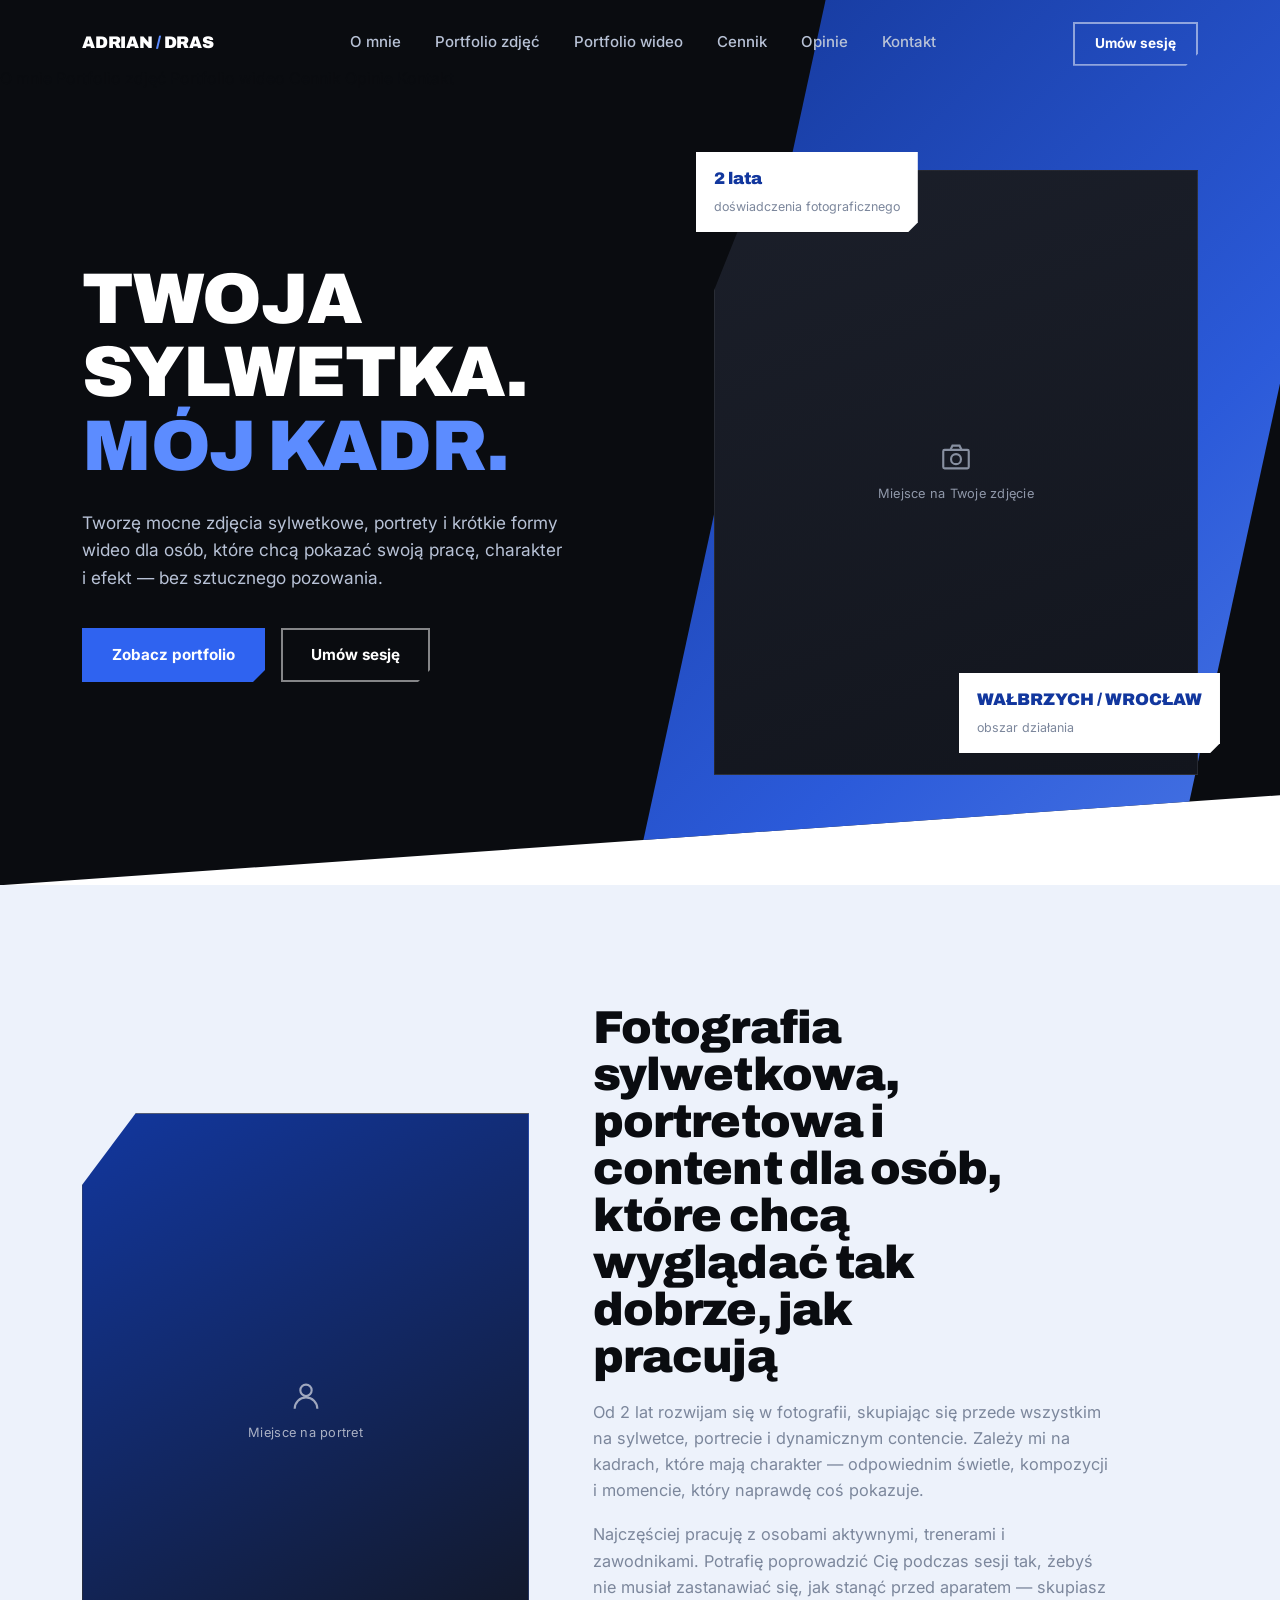
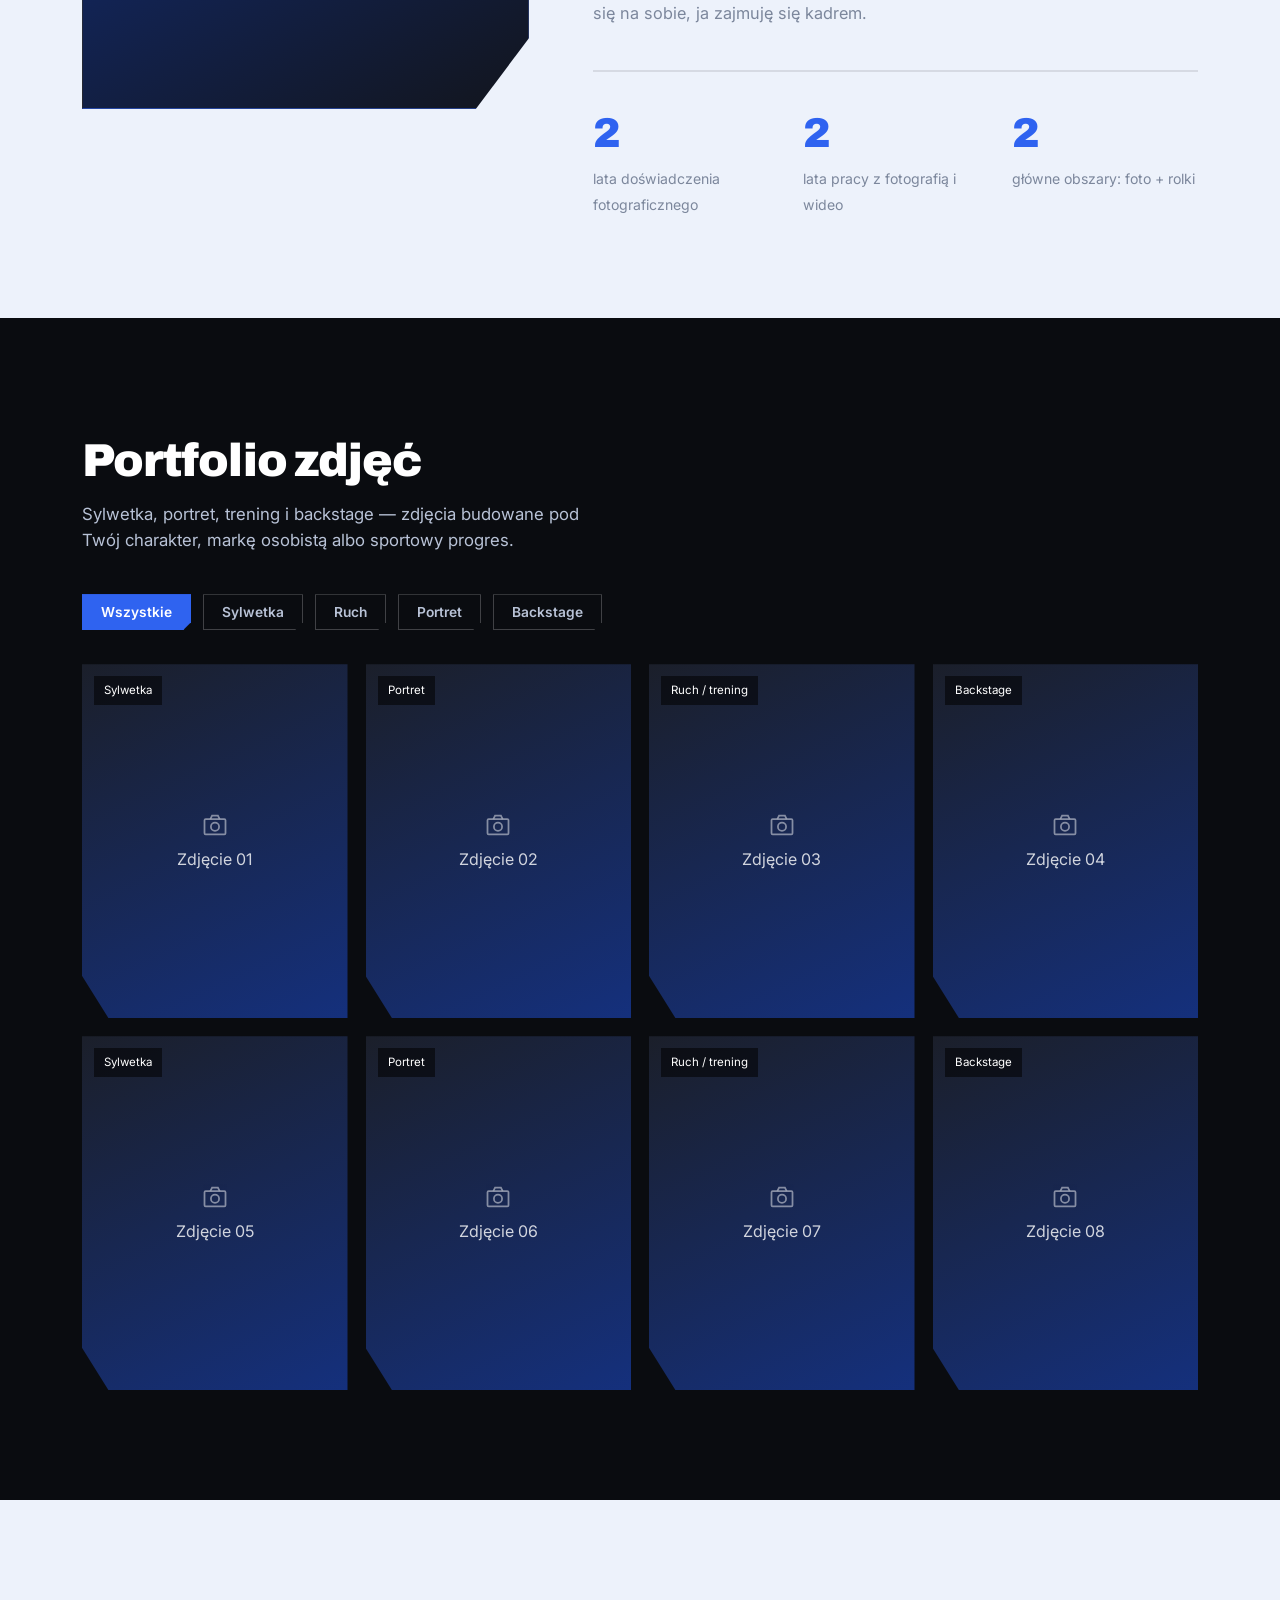
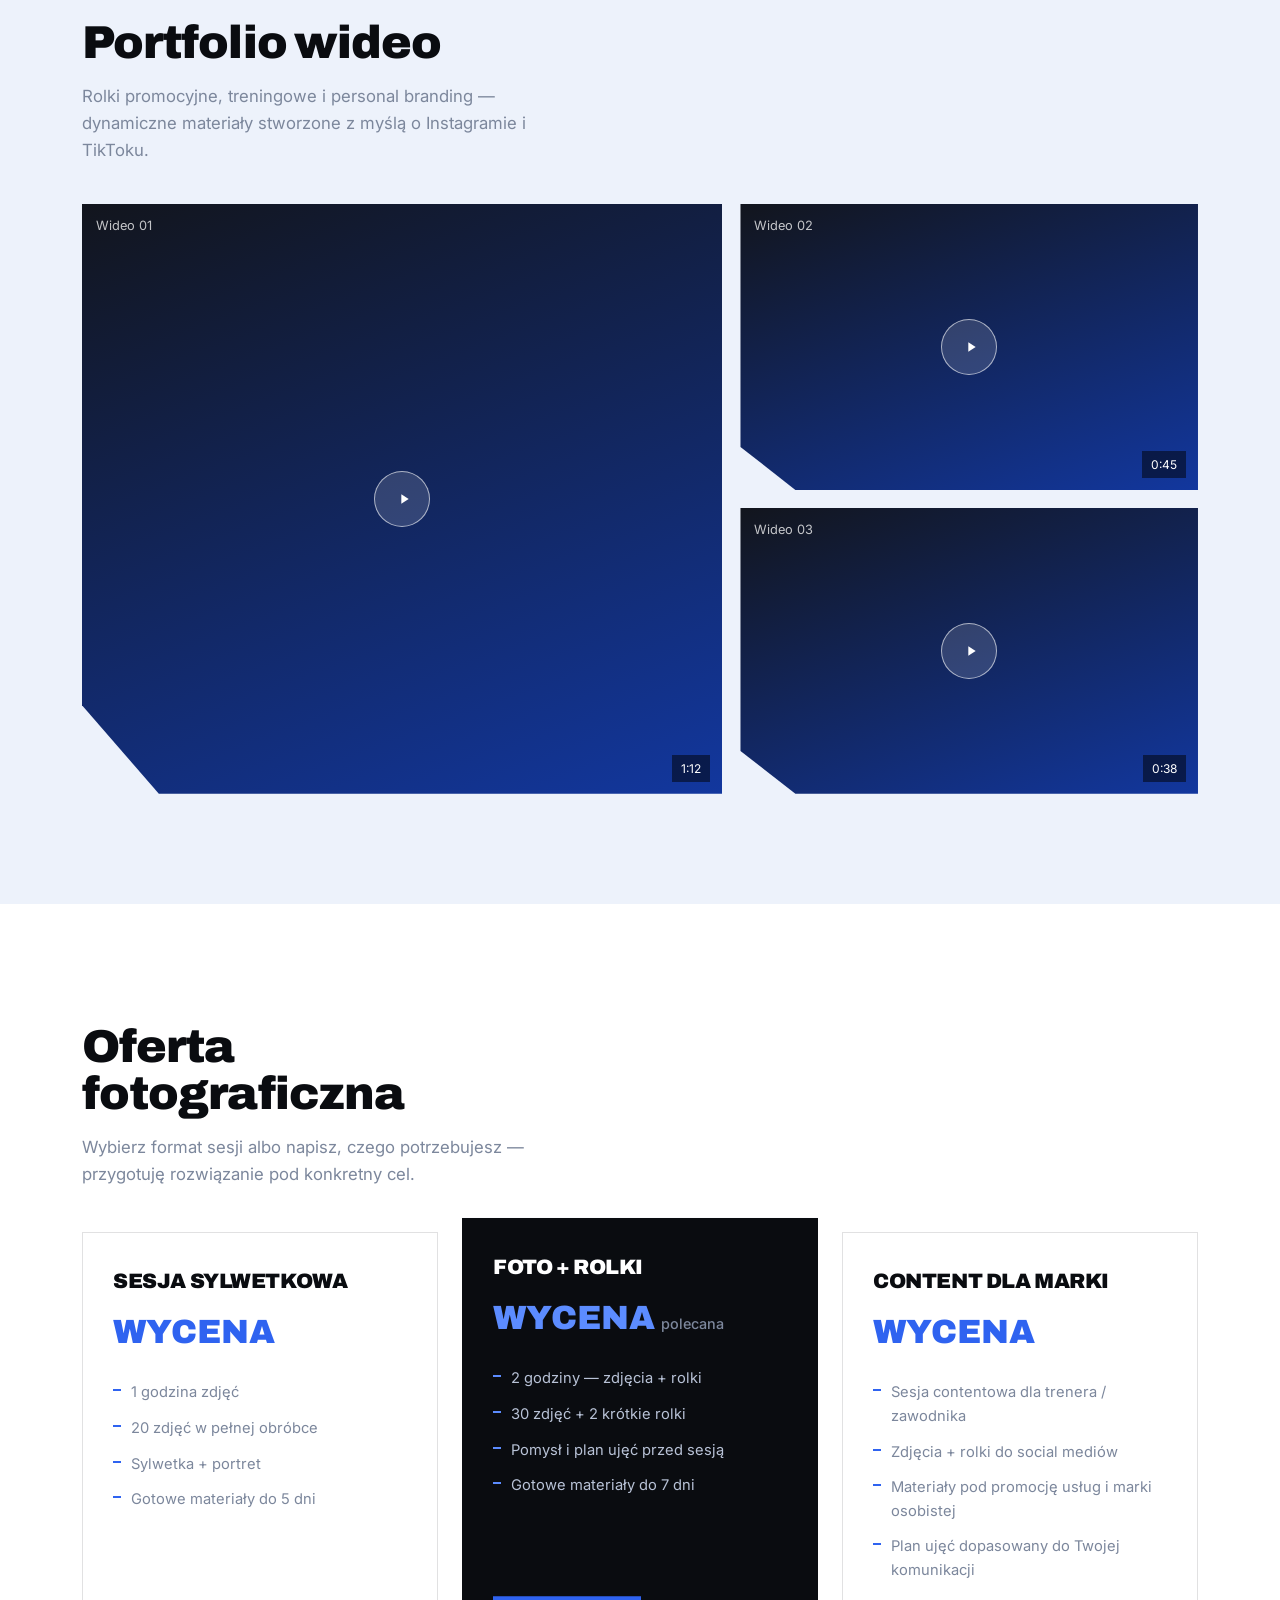
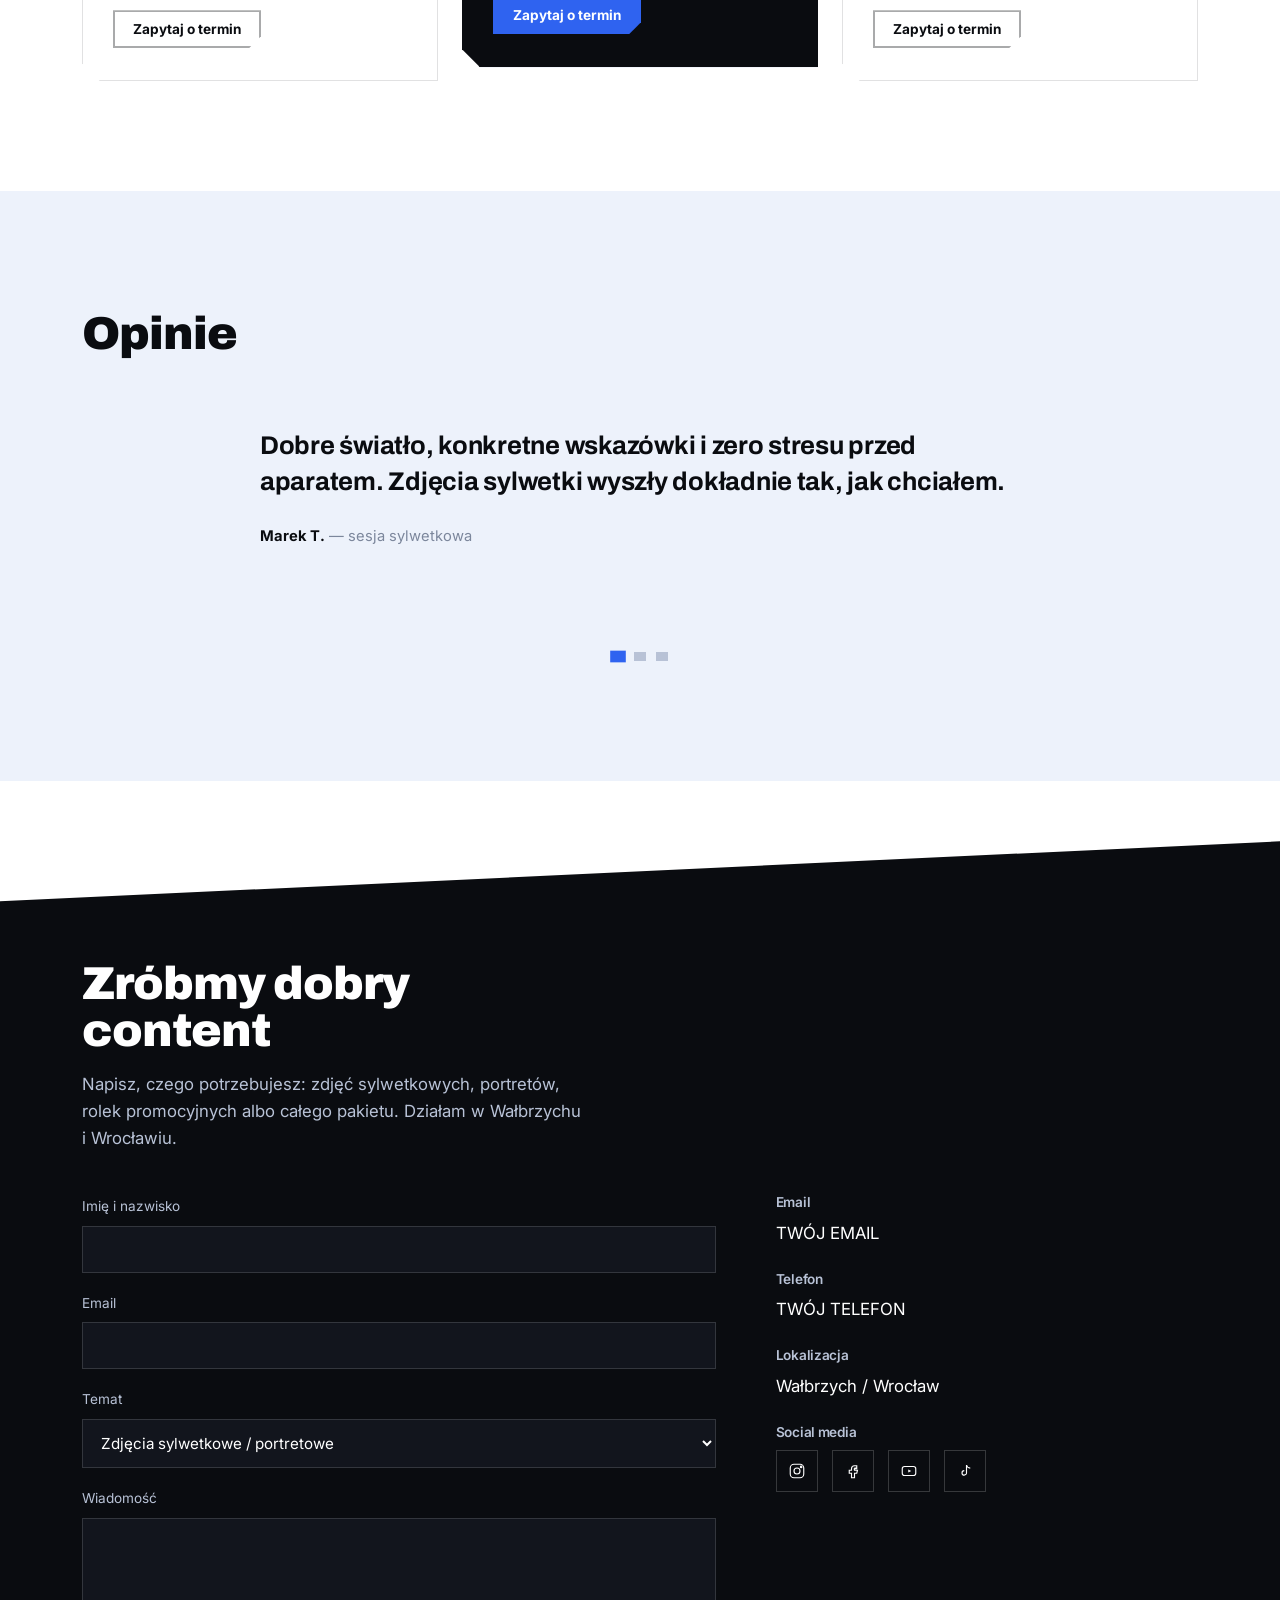
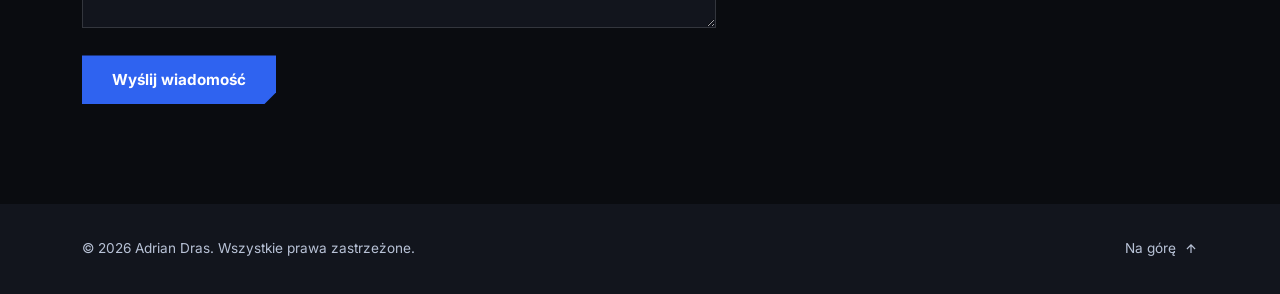
<file: index_adrian_dras.html>
<!DOCTYPE html>
<html lang="pl">
<head>
<meta charset="UTF-8">
<meta name="viewport" content="width=device-width, initial-scale=1.0">
<title>Adrian Dras — Fotograf sylwetkowy &amp; content creator</title>
<link rel="preconnect" href="https://fonts.googleapis.com">
<link rel="preconnect" href="https://fonts.gstatic.com" crossorigin>
<link href="https://fonts.googleapis.com/css2?family=Archivo:wght@500;700;900&family=Inter:wght@400;500;600;700&display=swap" rel="stylesheet">
<style>
  :root{
    --black:#0A0C10;
    --black-2:#12151D;
    --black-3:#1B1F2A;
    --blue-deep:#12379E;
    --blue:#2F63F0;
    --blue-bright:#5C8CFF;
    --ice:#EDF2FB;
    --ice-2:#DEE7F9;
    --white:#FFFFFF;
    --grey:#7C879C;
    --grey-light:#B8C2D6;
    --cut:20px;
  }

  *,*::before,*::after{ box-sizing:border-box; }
  html{ scroll-behavior:smooth; }
  body{
    margin:0;
    background:var(--white);
    color:var(--black);
    font-family:'Inter',sans-serif;
    font-size:16px;
    line-height:1.6;
    -webkit-font-smoothing:antialiased;
  }
  img{ max-width:100%; display:block; }
  a{ color:inherit; text-decoration:none; }
  button{ font-family:inherit; cursor:pointer; border:none; background:none; color:inherit; }
  ul{ list-style:none; margin:0; padding:0; }
  section{ scroll-margin-top:84px; }

  h1,h2,h3,h4{
    font-family:'Archivo',sans-serif;
    font-weight:900;
    line-height:1.02;
    letter-spacing:-0.02em;
    margin:0;
  }

  .container{
    max-width:1180px;
    margin:0 auto;
    padding:0 32px;
  }

  .eyebrow-free{ margin-bottom:18px; }

  .section-heading{
    font-size:clamp(2rem,3.6vw,3rem);
    max-width:14ch;
  }

  .section-intro{
    font-size:1.05rem;
    color:var(--grey);
    max-width:46ch;
    margin-top:16px;
  }

  .btn{
    display:inline-flex;
    align-items:center;
    gap:10px;
    padding:15px 30px;
    font-weight:700;
    font-size:0.95rem;
    font-family:'Inter',sans-serif;
    clip-path:polygon(0 0,100% 0,100% calc(100% - 12px),calc(100% - 12px) 100%,0 100%);
    transition:transform .18s ease, background .18s ease;
  }
  .btn:focus-visible{ outline:3px solid var(--blue-bright); outline-offset:3px; }
  .btn-primary{
    background:var(--blue);
    color:var(--white);
  }
  .btn-primary:hover{ background:var(--blue-deep); transform:translateY(-2px); }
  .btn-outline{
    background:transparent;
    color:var(--white);
    box-shadow:inset 0 0 0 2px rgba(255,255,255,0.5);
  }
  .btn-outline:hover{ box-shadow:inset 0 0 0 2px var(--white); transform:translateY(-2px); }
  .btn-outline-dark{
    color:var(--black);
    box-shadow:inset 0 0 0 2px rgba(10,12,16,0.35);
  }
  .btn-outline-dark:hover{ box-shadow:inset 0 0 0 2px var(--black); transform:translateY(-2px); }
  .btn-small{ padding:11px 20px; font-size:0.85rem; }

  /* ---------- NAV ---------- */
  header.nav{
    position:fixed;
    top:0; left:0; right:0;
    z-index:100;
    padding:22px 0;
    transition:background .25s ease, padding .25s ease, box-shadow .25s ease;
  }
  header.nav.scrolled{
    background:rgba(10,12,16,0.92);
    backdrop-filter:blur(10px);
    padding:14px 0;
    box-shadow:0 8px 30px rgba(0,0,0,0.25);
  }
  .nav-inner{
    display:flex;
    align-items:center;
    justify-content:space-between;
  }
  .logo{
    font-family:'Archivo',sans-serif;
    font-weight:900;
    font-size:1.05rem;
    color:var(--white);
    letter-spacing:-0.01em;
  }
  .logo span{ color:var(--blue-bright); }
  .nav-links{
    display:flex;
    gap:34px;
  }
  .nav-links a{
    color:var(--grey-light);
    font-size:0.94rem;
    font-weight:500;
    position:relative;
    padding-bottom:4px;
  }
  .nav-links a::after{
    content:'';
    position:absolute;
    left:0; bottom:0;
    width:0; height:2px;
    background:var(--blue-bright);
    transition:width .2s ease;
  }
  .nav-links a:hover, .nav-links a:focus-visible{ color:var(--white); }
  .nav-links a:hover::after, .nav-links a:focus-visible::after{ width:100%; }
  .nav-cta{ display:flex; align-items:center; gap:22px; }
  .nav-cta .btn{ padding:11px 22px; font-size:0.85rem; }

  .burger{
    display:none;
    flex-direction:column;
    gap:5px;
    padding:6px;
  }
  .burger span{
    width:24px; height:2px;
    background:var(--white);
    transition:transform .25s ease, opacity .25s ease;
  }
  .burger.open span:nth-child(1){ transform:translateY(7px) rotate(45deg); }
  .burger.open span:nth-child(2){ opacity:0; }
  .burger.open span:nth-child(3){ transform:translateY(-7px) rotate(-45deg); }

  /* ---------- HERO ---------- */
  .hero{
    position:relative;
    background:var(--black);
    color:var(--white);
    padding:170px 0 0;
    overflow:hidden;
    clip-path:polygon(0 0,100% 0,100% calc(100% - 90px),0 100%);
  }
  .hero::before{
    content:'';
    position:absolute;
    top:-10%; right:-8%;
    width:60%; height:120%;
    background:linear-gradient(135deg,var(--blue-deep),var(--blue) 60%,var(--blue-bright));
    clip-path:polygon(30% 0,100% 0,70% 100%,0% 100%);
    opacity:0.9;
  }
  .hero-grid{
    position:relative;
    display:grid;
    grid-template-columns:1.1fr 0.9fr;
    gap:40px;
    align-items:center;
    padding-bottom:110px;
  }
  .hero-copy{
    opacity:0;
    transform:translateY(18px);
    animation:heroIn .7s ease forwards;
  }
  .hero-copy h1{
    font-size:clamp(2.6rem,5.6vw,4.6rem);
    text-transform:uppercase;
  }
  .hero-copy h1 .l2{ color:var(--blue-bright); display:block; }
  .hero-copy p{
    margin-top:26px;
    max-width:44ch;
    color:var(--grey-light);
    font-size:1.08rem;
  }
  .hero-actions{
    margin-top:36px;
    display:flex;
    gap:16px;
    flex-wrap:wrap;
  }
  .hero-visual{
    position:relative;
    opacity:0;
    transform:translateY(18px);
    animation:heroIn .7s ease .18s forwards;
  }
  .ph{
    position:relative;
    background:linear-gradient(160deg,var(--black-3),var(--black-2));
    display:flex;
    align-items:center;
    justify-content:center;
    flex-direction:column;
    gap:10px;
    color:var(--grey-light);
    border:1px solid rgba(255,255,255,0.08);
  }
  .ph svg{ width:34px; height:34px; opacity:0.7; }
  .ph span{ font-size:0.8rem; letter-spacing:0.02em; opacity:0.75; }
  .ph-hero{
    aspect-ratio:4/5;
    clip-path:polygon(0 0,100% 0,100% 100%,0 100%,0 20%,10% 0);
  }
  .stat-chip{
    position:absolute;
    background:var(--white);
    color:var(--black);
    padding:14px 18px;
    clip-path:polygon(0 0,100% 0,100% calc(100% - 10px),calc(100% - 10px) 100%,0 100%);
    box-shadow:0 14px 30px rgba(0,0,0,0.35);
  }
  .stat-chip strong{ display:block; font-family:'Archivo',sans-serif; font-weight:900; font-size:1.05rem; color:var(--blue-deep); }
  .stat-chip span{ font-size:0.78rem; color:var(--grey); }
  .chip-1{ top:-18px; left:-18px; }
  .chip-2{ bottom:22px; right:-22px; }

  @keyframes heroIn{ to{ opacity:1; transform:translateY(0); } }

  /* ---------- ABOUT ---------- */
  .about{ background:var(--ice); padding:120px 0 100px; }
  .about-grid{
    display:grid;
    grid-template-columns:0.85fr 1.15fr;
    gap:64px;
    align-items:center;
  }
  .ph-about{
    aspect-ratio:3/4;
    background:linear-gradient(150deg,var(--blue-deep),var(--black-2));
    clip-path:polygon(12% 0,100% 0,100% 88%,88% 100%,0 100%,0 12%);
    color:rgba(255,255,255,0.85);
  }
  .about-text p{ color:var(--grey); font-size:1.02rem; margin-top:18px; max-width:52ch; }
  .stats-row{
    display:grid;
    grid-template-columns:repeat(3,1fr);
    gap:24px;
    margin-top:44px;
    border-top:2px solid rgba(10,12,16,0.1);
    padding-top:28px;
  }
  .stat-item strong{
    display:block;
    font-family:'Archivo',sans-serif;
    font-weight:900;
    font-size:clamp(2rem,3.4vw,2.6rem);
    color:var(--blue);
  }
  .stat-item span{ font-size:0.88rem; color:var(--grey); }

  /* ---------- PORTFOLIO PHOTO ---------- */
  .portfolio-photo{ background:var(--black); color:var(--white); padding:120px 0 110px; }
  .portfolio-photo .section-intro{ color:var(--grey-light); }
  .filters{
    display:flex;
    gap:12px;
    flex-wrap:wrap;
    margin:40px 0 34px;
  }
  .filter-btn{
    padding:9px 18px;
    border:1px solid rgba(255,255,255,0.22);
    color:var(--grey-light);
    font-size:0.86rem;
    font-weight:600;
    clip-path:polygon(0 0,100% 0,100% calc(100% - 8px),calc(100% - 8px) 100%,0 100%);
    transition:all .18s ease;
  }
  .filter-btn:hover, .filter-btn:focus-visible{ border-color:var(--blue-bright); color:var(--white); }
  .filter-btn.active{ background:var(--blue); border-color:var(--blue); color:var(--white); }

  .photo-grid{
    display:grid;
    grid-template-columns:repeat(4,1fr);
    gap:18px;
  }
  .photo-tile{
    aspect-ratio:3/4;
    position:relative;
    overflow:hidden;
    clip-path:polygon(0 0,100% 0,100% 100%,10% 100%,0 88%);
    background:linear-gradient(155deg,var(--black-3),var(--blue-deep) 140%);
    transition:transform .3s ease;
  }
  .photo-tile:hover{ transform:translateY(-6px); }
  .photo-tile .tile-inner{
    position:absolute; inset:0;
    display:flex; flex-direction:column;
    align-items:center; justify-content:center;
    gap:8px;
    color:rgba(255,255,255,0.8);
  }
  .photo-tile svg{ width:28px; height:28px; opacity:0.6; }
  .photo-tile .tag{
    position:absolute;
    top:12px; left:12px;
    font-size:0.72rem;
    padding:5px 10px;
    background:rgba(0,0,0,0.55);
    color:var(--white);
  }
  .photo-tile.hide{ display:none; }

  /* ---------- PORTFOLIO VIDEO ---------- */
  .portfolio-video{ background:var(--ice); padding:120px 0 110px; }
  .video-grid{
    display:grid;
    grid-template-columns:1.4fr 1fr;
    grid-template-rows:auto auto;
    gap:18px;
    margin-top:40px;
  }
  .video-tile{
    position:relative;
    aspect-ratio:16/10;
    background:linear-gradient(160deg,var(--black-2),var(--blue-deep));
    clip-path:polygon(0 0,100% 0,100% 100%,12% 100%,0 85%);
    overflow:hidden;
  }
  .video-tile.featured{ grid-row:1 / 3; aspect-ratio:auto; }
  .video-tile .play{
    position:absolute; inset:0;
    display:flex; align-items:center; justify-content:center;
  }
  .play-btn{
    width:56px; height:56px;
    border-radius:50%;
    background:rgba(255,255,255,0.14);
    border:1.5px solid rgba(255,255,255,0.6);
    display:flex; align-items:center; justify-content:center;
    transition:transform .2s ease, background .2s ease;
  }
  .video-tile:hover .play-btn{ transform:scale(1.08); background:var(--blue); border-color:var(--blue); }
  .play-btn svg{ width:16px; height:16px; margin-left:3px; }
  .video-tile .duration{
    position:absolute; bottom:12px; right:12px;
    font-size:0.75rem; color:var(--white);
    background:rgba(0,0,0,0.5);
    padding:4px 9px;
  }
  .video-tile .vlabel{
    position:absolute; top:12px; left:14px;
    font-size:0.8rem; color:rgba(255,255,255,0.75);
  }

  /* ---------- PRICING ---------- */
  .pricing{ background:var(--white); padding:120px 0 110px; }
  .pricing-grid{
    display:grid;
    grid-template-columns:repeat(3,1fr);
    gap:24px;
    margin-top:44px;
    align-items:stretch;
  }
  .plan{
    border:1px solid rgba(10,12,16,0.12);
    padding:38px 30px 32px;
    clip-path:polygon(0 0,100% 0,100% 100%,18px 100%,0 calc(100% - 18px));
    display:flex; flex-direction:column;
  }
  .plan.featured{
    background:var(--black);
    color:var(--white);
    border-color:var(--black);
    transform:translateY(-14px);
    box-shadow:0 24px 50px rgba(18,55,158,0.25);
  }
  .plan h3{ font-size:1.3rem; text-transform:uppercase; }
  .plan .price{
    font-family:'Archivo',sans-serif;
    font-weight:900;
    font-size:2.1rem;
    margin-top:14px;
    color:var(--blue);
  }
  .plan.featured .price{ color:var(--blue-bright); }
  .plan .price small{ font-family:'Inter',sans-serif; font-weight:500; font-size:0.9rem; color:var(--grey); }
  .plan ul{ margin-top:22px; display:flex; flex-direction:column; gap:12px; flex:1; }
  .plan ul li{
    font-size:0.92rem;
    padding-left:18px;
    position:relative;
    color:var(--grey);
  }
  .plan.featured ul li{ color:var(--grey-light); }
  .plan ul li::before{
    content:'';
    position:absolute; left:0; top:8px;
    width:8px; height:2px;
    background:var(--blue);
  }
  .plan.featured ul li::before{ background:var(--blue-bright); }
  .plan .btn{ margin-top:28px; align-self:flex-start; }

  /* ---------- TESTIMONIALS ---------- */
  .testimonials{ background:var(--ice); padding:120px 0; }
  .quote-wrap{
    position:relative;
    max-width:760px;
    margin:44px auto 0;
    min-height:220px;
  }
  .quote-slide{
    position:absolute;
    inset:0;
    opacity:0;
    transform:translateY(10px);
    transition:opacity .4s ease, transform .4s ease;
    pointer-events:none;
  }
  .quote-slide.active{ opacity:1; transform:translateY(0); pointer-events:auto; }
  .quote-slide p{
    font-family:'Archivo',sans-serif;
    font-weight:700;
    font-size:clamp(1.2rem,2.4vw,1.6rem);
    line-height:1.4;
    letter-spacing:-0.01em;
  }
  .quote-slide .who{ margin-top:22px; font-size:0.92rem; color:var(--grey); }
  .quote-slide .who strong{ color:var(--black); }
  .dots{ display:flex; gap:10px; justify-content:center; margin-top:30px; }
  .dot{ width:9px; height:9px; background:var(--grey-light); transition:background .2s ease, transform .2s ease; }
  .dot.active{ background:var(--blue); transform:scale(1.3); }

  /* ---------- CONTACT ---------- */
  .contact{
    background:var(--black);
    color:var(--white);
    padding:120px 0 100px;
    clip-path:polygon(0 60px,100% 0,100% 100%,0 100%);
    margin-top:60px;
  }
  .contact-grid{
    display:grid;
    grid-template-columns:1.2fr 0.8fr;
    gap:60px;
    margin-top:44px;
  }
  .field{ margin-bottom:20px; }
  .field label{ display:block; font-size:0.85rem; color:var(--grey-light); margin-bottom:8px; }
  .field input, .field select, .field textarea{
    width:100%;
    background:var(--black-2);
    border:1px solid rgba(255,255,255,0.14);
    color:var(--white);
    padding:13px 14px;
    font-family:'Inter',sans-serif;
    font-size:0.95rem;
  }
  .field input:focus-visible, .field select:focus-visible, .field textarea:focus-visible{
    outline:2px solid var(--blue-bright);
    outline-offset:1px;
    border-color:var(--blue-bright);
  }
  .field textarea{ resize:vertical; min-height:110px; }
  .form-msg{
    margin-top:16px;
    font-size:0.9rem;
    color:var(--blue-bright);
    display:none;
  }
  .form-msg.show{ display:block; }

  .contact-info h4{ font-family:'Inter',sans-serif; font-weight:600; font-size:0.85rem; color:var(--grey-light); margin-bottom:10px; }
  .contact-info .line{ font-size:1.05rem; margin-bottom:26px; }
  .socials{ display:flex; gap:14px; margin-top:6px; }
  .socials a{
    width:42px; height:42px;
    display:flex; align-items:center; justify-content:center;
    border:1px solid rgba(255,255,255,0.18);
    transition:border-color .2s ease, background .2s ease;
  }
  .socials a:hover, .socials a:focus-visible{ background:var(--blue); border-color:var(--blue); }
  .socials svg{ width:18px; height:18px; }

  /* ---------- FOOTER ---------- */
  footer{
    background:var(--black-2);
    color:var(--grey-light);
    padding:34px 0;
  }
  .footer-inner{
    display:flex;
    align-items:center;
    justify-content:space-between;
    flex-wrap:wrap;
    gap:16px;
    font-size:0.85rem;
  }
  .to-top{
    display:flex; align-items:center; gap:8px;
    color:var(--grey-light);
  }
  .to-top:hover, .to-top:focus-visible{ color:var(--white); }
  .to-top svg{ width:14px; height:14px; }

  /* ---------- RESPONSIVE ---------- */
  @media (max-width:980px){
    .nav-links, .nav-cta .btn-outline{ display:none; }
    .burger{ display:flex; }
    .mobile-panel{
      display:none;
      position:fixed; top:0; right:0; bottom:0; left:0;
      background:var(--black);
      z-index:99;
      padding:110px 32px 40px;
    }
    .mobile-panel.open{ display:flex; flex-direction:column; gap:26px; }
    .mobile-panel a{ font-family:'Archivo',sans-serif; font-weight:900; font-size:1.6rem; color:var(--white); text-transform:uppercase; }
    .hero-grid, .about-grid, .video-grid, .contact-grid{ grid-template-columns:1fr; }
    .hero-visual{ order:-1; max-width:340px; margin:0 auto; }
    .stat-chip{ display:none; }
    .photo-grid{ grid-template-columns:repeat(2,1fr); }
    .pricing-grid{ grid-template-columns:1fr; }
    .plan.featured{ transform:none; }
    .video-tile.featured{ grid-row:auto; aspect-ratio:16/10; }
    .stats-row{ grid-template-columns:1fr; gap:18px; }
  }
  @media (max-width:560px){
    .container{ padding:0 20px; }
    .photo-grid{ grid-template-columns:repeat(2,1fr); gap:12px; }
    .hero{ padding-top:130px; }
    .hero-copy h1{ font-size:2.3rem; }
  }

  @media (prefers-reduced-motion:reduce){
    *{ animation-duration:0.001ms !important; animation-iteration-count:1 !important; transition-duration:0.001ms !important; scroll-behavior:auto !important; }
  }
</style>
</head>
<body>

<header class="nav" id="siteNav">
  <div class="container nav-inner">
    <a href="#hero" class="logo">ADRIAN <span>/</span> DRAS</a>
    <nav class="nav-links">
      <a href="#o-mnie">O mnie</a>
      <a href="#portfolio-zdjecia">Portfolio zdjęć</a>
      <a href="#portfolio-wideo">Portfolio wideo</a>
      <a href="#cennik">Cennik</a>
      <a href="#opinie">Opinie</a>
      <a href="#kontakt">Kontakt</a>
    </nav>
    <div class="nav-cta">
      <a href="#kontakt" class="btn btn-outline">Umów sesję</a>
      <button class="burger" id="burgerBtn" aria-label="Otwórz menu" aria-expanded="false">
        <span></span><span></span><span></span>
      </button>
    </div>
  </div>
  <div class="mobile-panel" id="mobilePanel">
    <a href="#o-mnie">O mnie</a>
    <a href="#portfolio-zdjecia">Portfolio zdjęć</a>
    <a href="#portfolio-wideo">Portfolio wideo</a>
    <a href="#cennik">Cennik</a>
    <a href="#opinie">Opinie</a>
    <a href="#kontakt">Kontakt</a>
  </div>
</header>

<section class="hero" id="hero">
  <div class="container hero-grid">
    <div class="hero-copy">
      <h1>Twoja sylwetka.<span class="l2">Mój kadr.</span></h1>
      <p>Tworzę mocne zdjęcia sylwetkowe, portrety i krótkie formy wideo dla osób, które chcą pokazać swoją pracę, charakter i efekt — bez sztucznego pozowania.</p>
      <div class="hero-actions">
        <a href="#portfolio-zdjecia" class="btn btn-primary">Zobacz portfolio</a>
        <a href="#kontakt" class="btn btn-outline">Umów sesję</a>
      </div>
    </div>
    <div class="hero-visual">
      <div class="ph ph-hero">
        <svg viewBox="0 0 24 24" fill="none" stroke="currentColor" stroke-width="1.5"><rect x="3" y="7" width="18" height="13" rx="1"/><path d="M8 7l1.5-3h5L16 7"/><circle cx="12" cy="13.5" r="3.5"/></svg>
        <span>Miejsce na Twoje zdjęcie</span>
      </div>
      <div class="stat-chip chip-1"><strong>2 lata</strong><span>doświadczenia fotograficznego</span></div>
      <div class="stat-chip chip-2"><strong>WAŁBRZYCH / WROCŁAW</strong><span>obszar działania</span></div>
    </div>
  </div>
</section>

<section class="about" id="o-mnie">
  <div class="container about-grid">
    <div class="ph ph-about">
      <svg viewBox="0 0 24 24" fill="none" stroke="currentColor" stroke-width="1.5"><circle cx="12" cy="8" r="4"/><path d="M4 21c0-4.4 3.6-8 8-8s8 3.6 8 8"/></svg>
      <span>Miejsce na portret</span>
    </div>
    <div class="about-text">
      <h2 class="section-heading">Fotografia sylwetkowa, portretowa i content dla osób, które chcą wyglądać tak dobrze, jak pracują</h2>
      <p>Od 2 lat rozwijam się w fotografii, skupiając się przede wszystkim na sylwetce, portrecie i dynamicznym contencie. Zależy mi na kadrach, które mają charakter — odpowiednim świetle, kompozycji i momencie, który naprawdę coś pokazuje.</p>
      <p>Najczęściej pracuję z osobami aktywnymi, trenerami i zawodnikami. Potrafię poprowadzić Cię podczas sesji tak, żebyś nie musiał zastanawiać się, jak stanąć przed aparatem — skupiasz się na sobie, ja zajmuję się kadrem.</p>
      <div class="stats-row">
        <div class="stat-item"><strong data-count="2">0</strong><span>lata doświadczenia fotograficznego</span></div>
        <div class="stat-item"><strong data-count="2">0</strong><span>lata pracy z fotografią i wideo</span></div>
        <div class="stat-item"><strong data-count="2">0</strong><span>główne obszary: foto + rolki</span></div>
      </div>
    </div>
  </div>
</section>

<section class="portfolio-photo" id="portfolio-zdjecia">
  <div class="container">
    <h2 class="section-heading">Portfolio zdjęć</h2>
    <p class="section-intro">Sylwetka, portret, trening i backstage — zdjęcia budowane pod Twój charakter, markę osobistą albo sportowy progres.</p>
    <div class="filters" id="filters">
      <button class="filter-btn active" data-filter="all">Wszystkie</button>
      <button class="filter-btn" data-filter="sylwetka">Sylwetka</button>
      <button class="filter-btn" data-filter="ruch">Ruch</button>
      <button class="filter-btn" data-filter="portret">Portret</button>
      <button class="filter-btn" data-filter="backstage">Backstage</button>
    </div>
    <div class="photo-grid" id="photoGrid">
      <!-- tiles generated below -->
    </div>
  </div>
</section>

<section class="portfolio-video" id="portfolio-wideo">
  <div class="container">
    <h2 class="section-heading">Portfolio wideo</h2>
    <p class="section-intro">Rolki promocyjne, treningowe i personal branding — dynamiczne materiały stworzone z myślą o Instagramie i TikToku.</p>
    <div class="video-grid">
      <div class="video-tile featured">
        <span class="vlabel">Wideo 01</span>
        <div class="play"><div class="play-btn"><svg viewBox="0 0 24 24" fill="white"><path d="M8 5v14l11-7z"/></svg></div></div>
        <span class="duration">1:12</span>
      </div>
      <div class="video-tile">
        <span class="vlabel">Wideo 02</span>
        <div class="play"><div class="play-btn"><svg viewBox="0 0 24 24" fill="white"><path d="M8 5v14l11-7z"/></svg></div></div>
        <span class="duration">0:45</span>
      </div>
      <div class="video-tile">
        <span class="vlabel">Wideo 03</span>
        <div class="play"><div class="play-btn"><svg viewBox="0 0 24 24" fill="white"><path d="M8 5v14l11-7z"/></svg></div></div>
        <span class="duration">0:38</span>
      </div>
    </div>
  </div>
</section>

<section class="pricing" id="cennik">
  <div class="container">
    <h2 class="section-heading">Oferta fotograficzna</h2>
    <p class="section-intro">Wybierz format sesji albo napisz, czego potrzebujesz — przygotuję rozwiązanie pod konkretny cel.</p>
    <div class="pricing-grid">
      <div class="plan">
        <h3>Sesja sylwetkowa</h3>
        <div class="price">WYCENA</div>
        <ul>
          <li>1 godzina zdjęć</li>
          <li>20 zdjęć w pełnej obróbce</li>
          <li>Sylwetka + portret</li>
          <li>Gotowe materiały do 5 dni</li>
        </ul>
        <button class="btn btn-outline-dark btn-small plan-cta" data-topic="foto">Zapytaj o termin</button>
      </div>
      <div class="plan featured">
        <h3>Foto + rolki</h3>
        <div class="price">WYCENA <small>polecana</small></div>
        <ul>
          <li>2 godziny — zdjęcia + rolki</li>
          <li>30 zdjęć + 2 krótkie rolki</li>
          <li>Pomysł i plan ujęć przed sesją</li>
          <li>Gotowe materiały do 7 dni</li>
        </ul>
        <button class="btn btn-primary btn-small plan-cta" data-topic="rozszerzona">Zapytaj o termin</button>
      </div>
      <div class="plan">
        <h3>Content dla marki</h3>
        <div class="price">WYCENA</div>
        <ul>
          <li>Sesja contentowa dla trenera / zawodnika</li>
          <li>Zdjęcia + rolki do social mediów</li>
          <li>Materiały pod promocję usług i marki osobistej</li>
          <li>Plan ujęć dopasowany do Twojej komunikacji</li>
        </ul>
        <button class="btn btn-outline-dark btn-small plan-cta" data-topic="transformacja">Zapytaj o termin</button>
      </div>
    </div>
  </div>
</section>

<section class="testimonials" id="opinie">
  <div class="container">
    <h2 class="section-heading">Opinie</h2>
    <div class="quote-wrap" id="quoteWrap">
      <div class="quote-slide active">
        <p>Dobre światło, konkretne wskazówki i zero stresu przed aparatem. Zdjęcia sylwetki wyszły dokładnie tak, jak chciałem.</p>
        <div class="who"><strong>Marek T.</strong> — sesja sylwetkowa</div>
      </div>
      <div class="quote-slide">
        <p>Rolki wyglądają profesjonalnie i w końcu mam content, który mogę regularnie wrzucać na social media.</p>
        <div class="who"><strong>Ola K.</strong> — foto + rolki</div>
      </div>
      <div class="quote-slide">
        <p>Adrian dobrze wyczuwa moment. Nie dostajesz przypadkowych zdjęć — każdy kadr ma konkretny charakter.</p>
        <div class="who"><strong>Damian W.</strong> — sesja foto + rolki</div>
      </div>
    </div>
    <div class="dots" id="dots"></div>
  </div>
</section>

<section class="contact" id="kontakt">
  <div class="container">
    <h2 class="section-heading" style="color:var(--white)">Zróbmy dobry content</h2>
    <p class="section-intro" style="color:var(--grey-light)">Napisz, czego potrzebujesz: zdjęć sylwetkowych, portretów, rolek promocyjnych albo całego pakietu. Działam w Wałbrzychu i Wrocławiu.</p>
    <div class="contact-grid">
      <form id="contactForm" novalidate>
        <div class="field">
          <label for="fname">Imię i nazwisko</label>
          <input type="text" id="fname" name="fname" required>
        </div>
        <div class="field">
          <label for="femail">Email</label>
          <input type="email" id="femail" name="femail" required>
        </div>
        <div class="field">
          <label for="ftopic">Temat</label>
          <select id="ftopic" name="ftopic">
            <option value="foto">Zdjęcia sylwetkowe / portretowe</option>
            <option value="wideo">Rolki promocyjne</option>
            <option value="rozszerzona">Foto + rolki</option>
            <option value="transformacja">Content dla marki</option>
            <option value="trening">Content dla marki osobistej</option>
            <option value="inne">Inne</option>
          </select>
        </div>
        <div class="field">
          <label for="fmsg">Wiadomość</label>
          <textarea id="fmsg" name="fmsg" required></textarea>
        </div>
        <button type="submit" class="btn btn-primary">Wyślij wiadomość</button>
        <p class="form-msg" id="formMsg">Dzięki! Wiadomość dotarła — odezwę się w ciągu 24 godzin.</p>
      </form>
      <div class="contact-info">
        <h4>Email</h4>
        <div class="line">TWÓJ EMAIL</div>
        <h4>Telefon</h4>
        <div class="line">TWÓJ TELEFON</div>
        <h4>Lokalizacja</h4>
        <div class="line">Wałbrzych / Wrocław</div>
        <h4>Social media</h4>
        <div class="socials">
          <a href="#" aria-label="Instagram"><svg viewBox="0 0 24 24" fill="none" stroke="white" stroke-width="1.5"><rect x="3" y="3" width="18" height="18" rx="5"/><circle cx="12" cy="12" r="4"/><circle cx="17.5" cy="6.5" r="1"/></svg></a>
          <a href="#" aria-label="Facebook"><svg viewBox="0 0 24 24" fill="none" stroke="white" stroke-width="1.5"><path d="M14 9h3V5h-3c-2.2 0-4 1.8-4 4v2H7v4h3v6h4v-6h3l1-4h-4V9c0-.6.4-1 1-1z"/></svg></a>
          <a href="#" aria-label="YouTube"><svg viewBox="0 0 24 24" fill="none" stroke="white" stroke-width="1.5"><rect x="3" y="6" width="18" height="12" rx="3"/><path d="M11 10l4 2-4 2z" fill="white" stroke="none"/></svg></a>
          <a href="#" aria-label="TikTok"><svg viewBox="0 0 24 24" fill="none" stroke="white" stroke-width="1.5"><path d="M14 4v10.5a3 3 0 1 1-3-3"/><path d="M14 4c.5 2.5 2 4 5 4.2"/></svg></a>
        </div>
      </div>
    </div>
  </div>
</section>

<footer>
  <div class="container footer-inner">
    <span>© 2026 Adrian Dras. Wszystkie prawa zastrzeżone.</span>
    <a href="#hero" class="to-top">Na górę <svg viewBox="0 0 24 24" fill="none" stroke="currentColor" stroke-width="2"><path d="M12 19V5M5 12l7-7 7 7"/></svg></a>
  </div>
</footer>

<script>
  // ---- sticky nav ----
  const nav = document.getElementById('siteNav');
  window.addEventListener('scroll', () => {
    nav.classList.toggle('scrolled', window.scrollY > 30);
  });

  // ---- mobile menu ----
  const burger = document.getElementById('burgerBtn');
  const panel = document.getElementById('mobilePanel');
  burger.addEventListener('click', () => {
    const open = panel.classList.toggle('open');
    burger.classList.toggle('open', open);
    burger.setAttribute('aria-expanded', open);
  });
  panel.querySelectorAll('a').forEach(a => a.addEventListener('click', () => {
    panel.classList.remove('open');
    burger.classList.remove('open');
    burger.setAttribute('aria-expanded', false);
  }));

  // ---- generate photo grid tiles ----
  const categories = ['sylwetka','portret','ruch','backstage','sylwetka','portret','ruch','backstage'];
  const catLabel = { sylwetka:'Sylwetka', ruch:'Ruch / trening', portret:'Portret', backstage:'Backstage' };
  const grid = document.getElementById('photoGrid');
  categories.forEach((cat, i) => {
    const tile = document.createElement('div');
    tile.className = 'photo-tile';
    tile.dataset.cat = cat;
    tile.innerHTML = `
      <span class="tag">${catLabel[cat]}</span>
      <div class="tile-inner">
        <svg viewBox="0 0 24 24" fill="none" stroke="currentColor" stroke-width="1.5"><rect x="3" y="7" width="18" height="13" rx="1"/><path d="M8 7l1.5-3h5L16 7"/><circle cx="12" cy="13.5" r="3.5"/></svg>
        <span>Zdjęcie ${String(i+1).padStart(2,'0')}</span>
      </div>`;
    grid.appendChild(tile);
  });

  // ---- filter buttons ----
  document.getElementById('filters').addEventListener('click', (e) => {
    const btn = e.target.closest('.filter-btn');
    if (!btn) return;
    document.querySelectorAll('.filter-btn').forEach(b => b.classList.remove('active'));
    btn.classList.add('active');
    const filter = btn.dataset.filter;
    document.querySelectorAll('.photo-tile').forEach(tile => {
      tile.classList.toggle('hide', filter !== 'all' && tile.dataset.cat !== filter);
    });
  });

  // ---- stat count-up ----
  const stats = document.querySelectorAll('[data-count]');
  const reduceMotion = window.matchMedia('(prefers-reduced-motion: reduce)').matches;
  const countUp = (el) => {
    const target = parseInt(el.dataset.count, 10);
    if (reduceMotion) { el.textContent = target; return; }
    const dur = 1100;
    const start = performance.now();
    const step = (now) => {
      const p = Math.min((now - start) / dur, 1);
      el.textContent = Math.round(target * (1 - Math.pow(1 - p, 3)));
      if (p < 1) requestAnimationFrame(step);
    };
    requestAnimationFrame(step);
  };
  const statObserver = new IntersectionObserver((entries, obs) => {
    entries.forEach(entry => {
      if (entry.isIntersecting) {
        countUp(entry.target);
        obs.unobserve(entry.target);
      }
    });
  }, { threshold: 0.6 });
  stats.forEach(s => statObserver.observe(s));

  // ---- testimonial carousel ----
  const slides = document.querySelectorAll('.quote-slide');
  const dotsWrap = document.getElementById('dots');
  slides.forEach((_, i) => {
    const d = document.createElement('button');
    d.className = 'dot' + (i === 0 ? ' active' : '');
    d.setAttribute('aria-label', 'Opinia ' + (i+1));
    d.addEventListener('click', () => goTo(i));
    dotsWrap.appendChild(d);
  });
  const dots = dotsWrap.querySelectorAll('.dot');
  let current = 0, timer;
  function goTo(i) {
    slides[current].classList.remove('active');
    dots[current].classList.remove('active');
    current = i;
    slides[current].classList.add('active');
    dots[current].classList.add('active');
  }
  function next() { goTo((current + 1) % slides.length); }
  function startAuto() { if (!reduceMotion) timer = setInterval(next, 6000); }
  function stopAuto() { clearInterval(timer); }
  startAuto();
  const quoteWrap = document.getElementById('quoteWrap');
  quoteWrap.addEventListener('mouseenter', stopAuto);
  quoteWrap.addEventListener('mouseleave', startAuto);

  // ---- pricing CTA -> contact form ----
  document.querySelectorAll('.plan-cta').forEach(btn => {
    btn.addEventListener('click', () => {
      document.getElementById('ftopic').value = btn.dataset.topic;
      document.getElementById('kontakt').scrollIntoView({ behavior: reduceMotion ? 'auto' : 'smooth' });
    });
  });

  // ---- contact form ----
  const form = document.getElementById('contactForm');
  const formMsg = document.getElementById('formMsg');
  form.addEventListener('submit', (e) => {
    e.preventDefault();
    if (!form.checkValidity()) { form.reportValidity(); return; }
    formMsg.classList.add('show');
    form.reset();
  });
</script>

</body>
</html>
</file>
